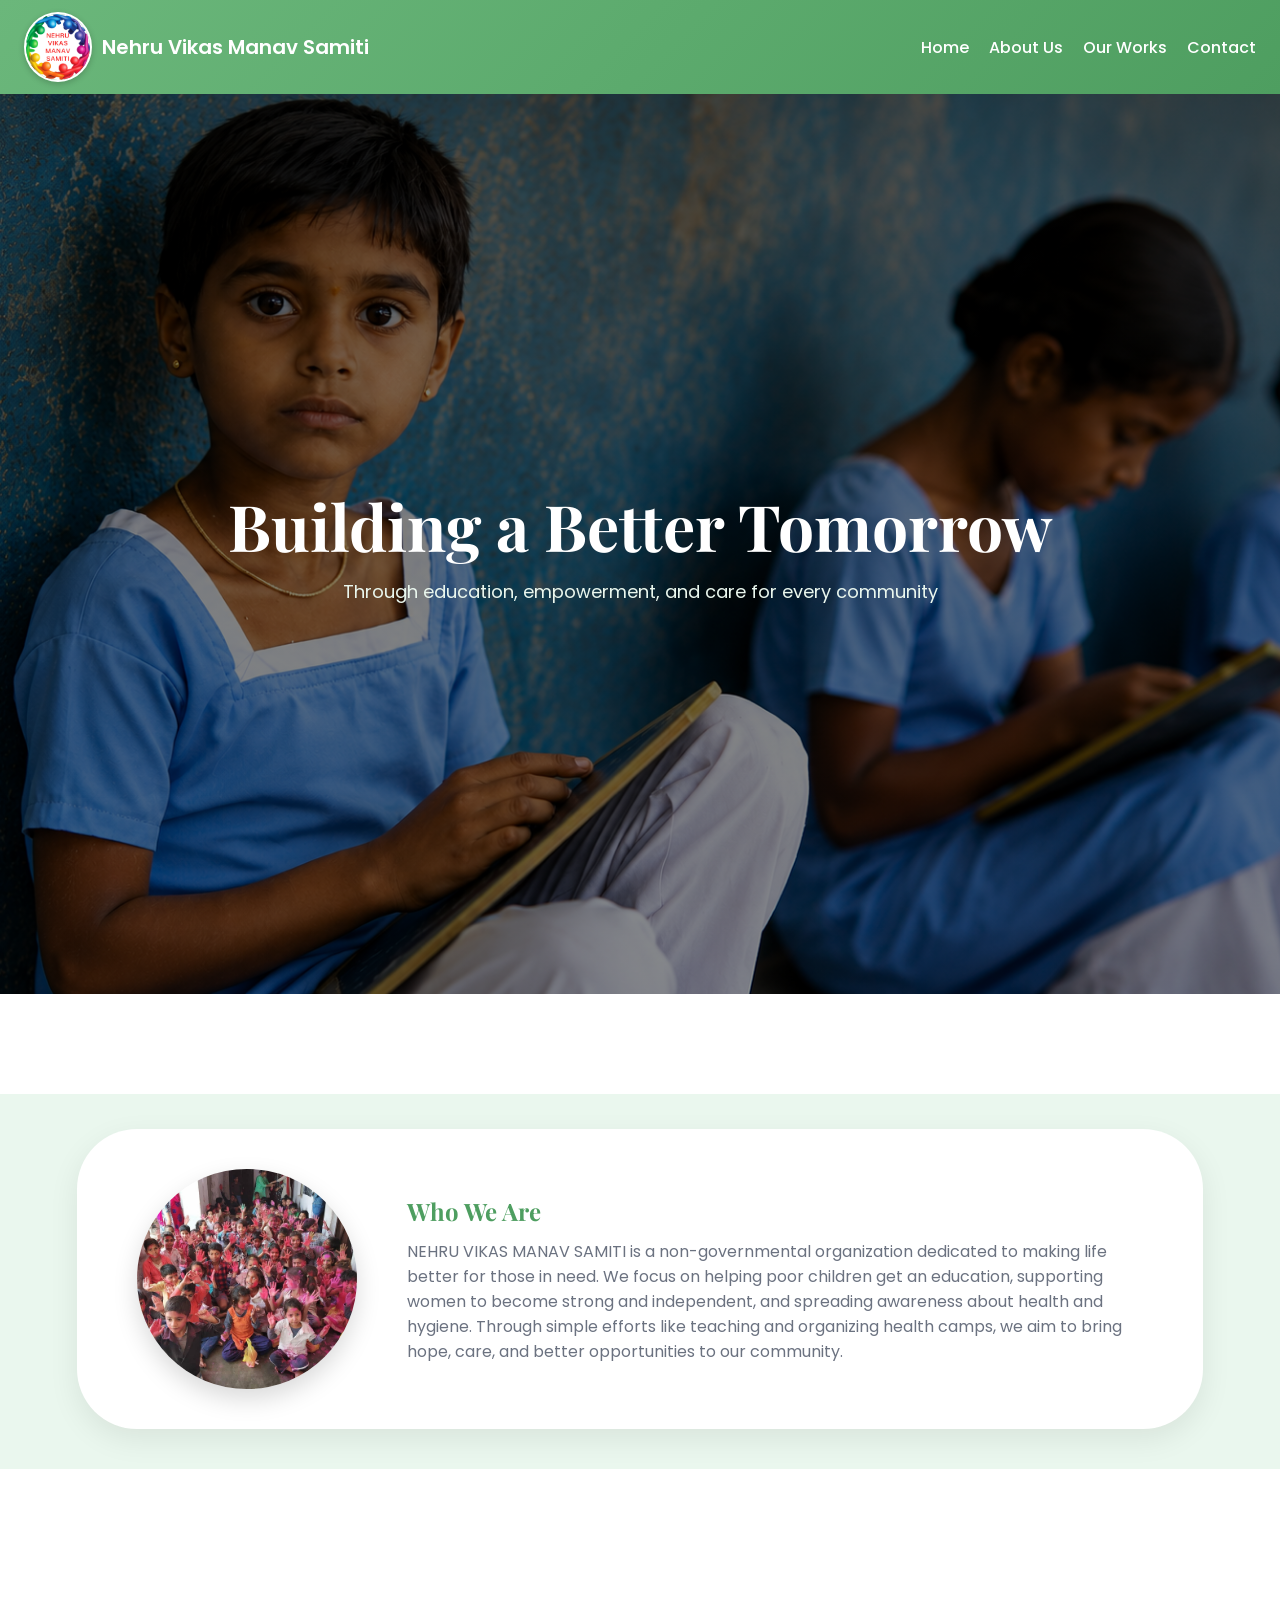
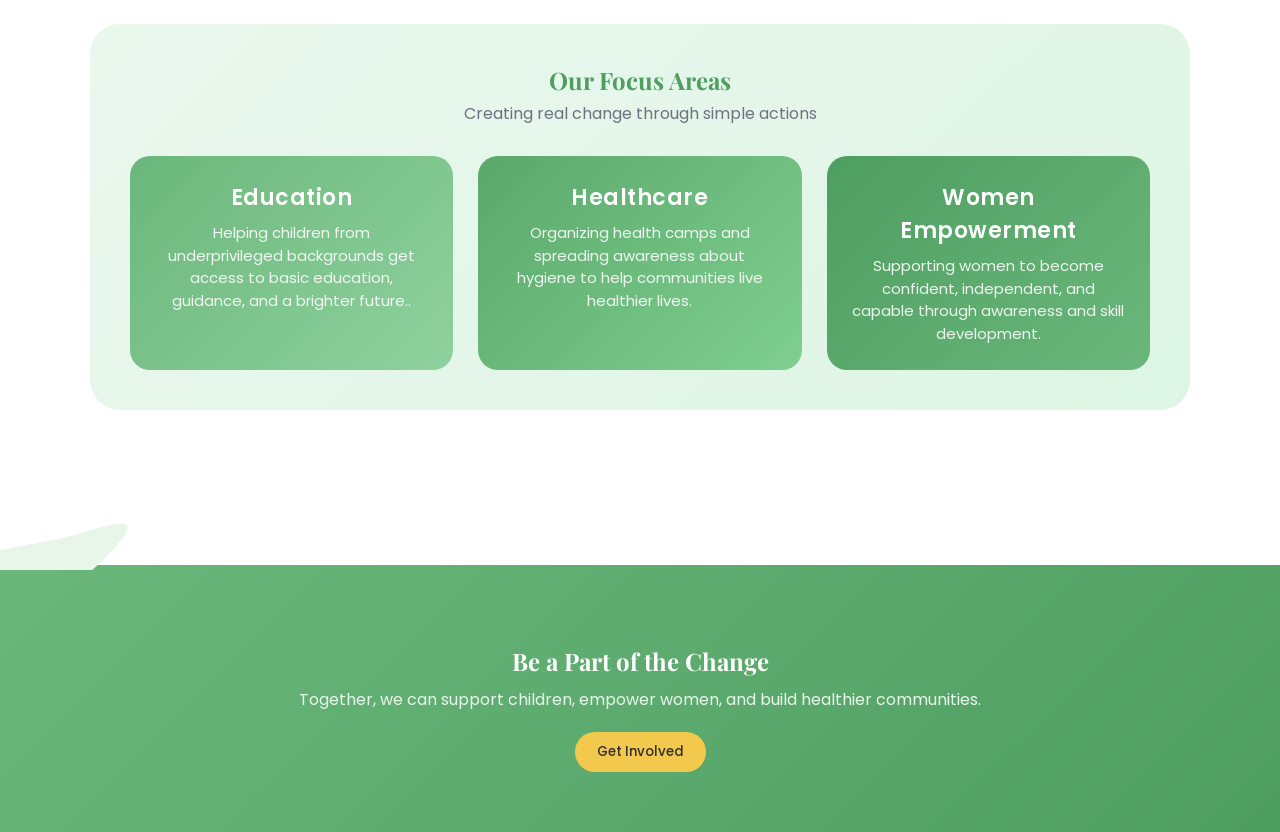
<file: index.html>
<!DOCTYPE html>
<html lang="en">
<head>
<meta charset="UTF-8">
<meta name="viewport" content="width=device-width, initial-scale=1.0">
<title>Home</title>

<!-- 🌿 Fonts -->
<link href="https://fonts.googleapis.com/css2?family=Poppins:wght@300;400;500;600&family=Playfair+Display:wght@600;700&display=swap" rel="stylesheet">
<link rel="stylesheet" href="nav.css"/>
<link rel="stylesheet" href="index.css">
</head>

<body>


    
  <!-- Navbar -->
  <nav class="navbar">
    <div class="logo">
      <img src="logo.png" alt="NGO Logo" class="ngo-logo">
      <span>Nehru Vikas Manav Samiti</span>
    </div>

    <div class="nav-links" id="navLinks">
       <a href="index.html">Home</a>
      <a href="About.html">About Us</a>
      <a href="OurWorks.html">Our Works</a>
      <a href="Contact.html">Contact</a>
    </div>

    <div class="menu-toggle" id="menuToggle">
      <div class="bar"></div>
      <div class="bar"></div>
      <div class="bar"></div>
    </div>
  </nav>
    
<!-- ================= HERO ================= -->
 <!-- HERO -->
<section class="hero-new">
  <div class="hero-overlay">
    <h1>Building a Better Tomorrow</h1>
    <p>Through education, empowerment, and care for every community</p>
  </div>
</section>



<!-- 🌊 WAVE -->
<div class="wave">
  <svg viewBox="0 0 1440 200" preserveAspectRatio="none">
    <path fill="#ffffff"
      d="M0,96L60,112C120,128,240,160,360,165C480,171,600,149,720,128C840,107,960,85,1080,90C1200,96,1320,128,1440,160V200H0Z">
    </path>
  </svg>
</div>

<!-- ================= ABOUT ================= -->
<section class="about">

  <div class="about-box">

    <div class="about-img"></div>

    <div class="about-text">
      <h2>Who We Are</h2>
      <p>
        NEHRU VIKAS MANAV SAMITI is a non-governmental organization dedicated to making life better for those in need. We focus on helping poor children 
        get an education, supporting women to become strong and independent, and spreading awareness about health and hygiene.
         Through simple efforts like teaching and organizing health camps, we aim to bring hope, care, and better opportunities to our community.
      </p>
    </div>

  </div>

</section>

<!-- 🌊 WAVE BEFORE FOCUS -->
<div class="wave">
  <svg viewBox="0 0 1440 200" preserveAspectRatio="none">
    <path fill="#ffffff"
      d="M0,160L60,140C120,120,240,80,360,70C480,60,600,80,720,100C840,120,960,140,1080,130C1200,120,1320,80,1440,60V200H0Z">
    </path>
  </svg>
</div>

<!-- ================= FOCUS ================= -->
<section class="focus">

  <div class="focus-box">

    <h2>Our Focus Areas</h2>
    <p class="sub">Creating real change through simple actions</p>

    <div class="focus-grid">

      <div class="focus-card f1">
        <h3>Education</h3>
        <p>Helping children from underprivileged backgrounds get access to basic education, guidance, and a brighter future..</p>
      </div>

      <div class="focus-card f2">
        <h3>Healthcare</h3>
        <p>Organizing health camps and spreading awareness about hygiene to help communities live healthier lives.</p>
      </div>

      <div class="focus-card f3">
        <h3>Women Empowerment</h3>
        <p>Supporting women to become confident, independent, and capable through awareness and skill development.</p>
      </div>

    </div>

  </div>

</section>

<!-- 🌊 WAVE BEFORE CTA -->
<div class="wave footer-wave">
  <svg viewBox="0 0 1440 200" preserveAspectRatio="none">
    <path fill="#e8f5e9"
      d="M0,160L60,140C120,120,240,8 0,360,70C480,60,600,80,720,100C840,120,960,140,1080,130C1200,120,1320,80,1440,60V200H0Z">
    </path>
  </svg>
</div>

<!-- ================= CTA ================= -->
<section class="cta">
  <h2>Be a Part of the Change</h2>
  <p>Together, we can support children, empower women, and build healthier communities.</p>
  <a href="Contact.html">
    <button class="btn-primary">Get Involved</button>
  </a>
</section>

 <script src="nav.js"></script>
</body>
</html>
</file>
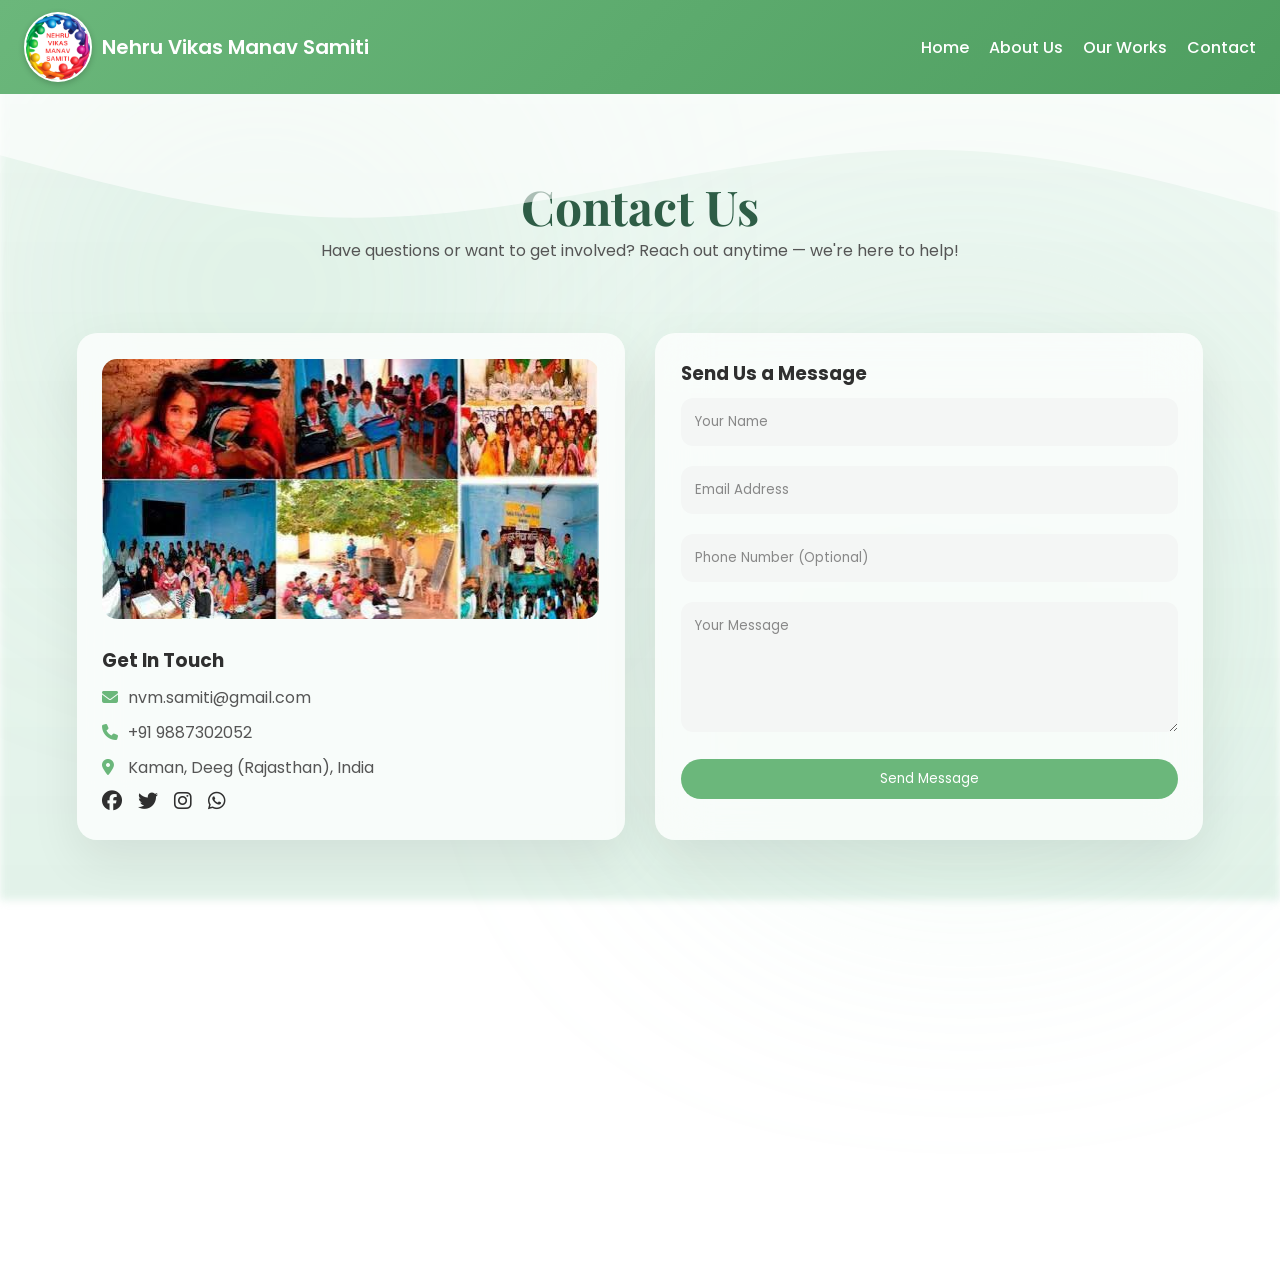
<file: Contact.html>
<!DOCTYPE html>
<html lang="en">
<head>
<meta charset="UTF-8">
<meta name="viewport" content="width=device-width, initial-scale=1.0">
<title>Contact Us</title>

<link rel="stylesheet" href="Contact.css">
<link href="https://fonts.googleapis.com/css2?family=Poppins:wght@300;400;500;600&family=Playfair+Display:wght@600;700&display=swap" rel="stylesheet">
<link rel="stylesheet" href="nav.css"/>
<!-- Icons -->
<link href="https://cdnjs.cloudflare.com/ajax/libs/font-awesome/6.5.0/css/all.min.css" rel="stylesheet">
</head>

<body>

<!-- 🌿 Background Image -->
<div class="bg-image"></div>

<!-- 🌿 Blobs -->
<div class="bg-blobs">
  <span class="blob b1"></span>
  <span class="blob b2"></span>
</div>

 <!-- Navbar -->
  <nav class="navbar">
    <div class="logo">
      <img src="logo.png" alt="NGO Logo" class="ngo-logo">
      <span>Nehru Vikas Manav Samiti</span>
    </div>

    <div class="nav-links" id="navLinks">
      <a href="index.html">Home</a>
      <a href="About.html">About Us</a>
      <a href="OurWorks.html">Our Works</a>
      <a href="Contact.html">Contact</a>
    </div>

    <div class="menu-toggle" id="menuToggle">
      <div class="bar"></div>
      <div class="bar"></div>
      <div class="bar"></div>
    </div>
  </nav>


  <div class="page-content">

<!-- Wave -->
<div class="wave">
<svg viewBox="0 0 1440 250">
  <path fill="#ffffff" fill-opacity="0.6"
    d="M0,96L60,112C120,128,240,160,360,165.3C480,171,600,149,720,128C840,107,960,85,1080,90.7C1200,96,1320,128,1380,144L1440,160V0H0Z">
  </path>
</svg>
</div>

<!-- Hero -->
<section class="hero">
  <h1>Contact Us</h1>
  <p>Have questions or want to get involved? Reach out anytime — we're here to help!</p>
</section>

<!-- Contact -->
<section class="contact">

  <!-- LEFT -->
  <div class="card left">
    <img src="contact.jpeg">

    <h3>Get In Touch</h3>

    <div class="info">
      <p><i class="fa-solid fa-envelope"></i>nvm.samiti@gmail.com</p>
      <p><i class="fa-solid fa-phone"></i>+91 9887302052</p>
      <p><i class="fa-solid fa-location-dot"></i> Kaman, Deeg (Rajasthan), India</p>
    </div>

    <div class="social">
  <a href="https://facebook.com/yourpage" target="_blank">
    <i class="fa-brands fa-facebook"></i>
  </a>

  <a href="https://twitter.com/yourhandle" target="_blank">
    <i class="fa-brands fa-twitter"></i>
  </a>

  <a href="https://www.instagram.com/nehruvikas/" target="_blank">
    <i class="fa-brands fa-instagram"></i>
  </a>

  <a href="https://wa.me/9887302052" target="_blank">
    <i class="fa-brands fa-whatsapp"></i>
  </a>
</div>
  </div>

  <!-- RIGHT -->
  <div class="card right">
   <form action="https://api.web3forms.com/submit" method="POST">
    <h3>Send Us a Message</h3>

     <input type="hidden" name="access_key" value="5309e657-990a-474f-adc1-196361db9de3">
    <input type="text" name="name" placeholder="Your Name">
    <input type="email" name="email" placeholder="Email Address">
    <input type="text" name="contact number" placeholder="Phone Number (Optional)">
    <textarea name="message" placeholder="Your Message"></textarea>

    <button class="btn full">Send Message</button>
  </form>
  </div>

</section>

<!-- Map -->
<section class="map">
  <iframe src="https://www.google.com/maps/embed?pb=!1m18!1m12!1m3!1d1946.3172015204302!2d77.26864445740378!3d27.648289723804847!2m3!1f0!2f0!3f0!3m2!1i1024!2i768!4f13.1!3m3!1m2!1s0x39731ec459de204b%3A0xf34f3869234db257!2sNehru%20Vikas%20Manav%20Samiti%20(Registered%20NGO)!5e1!3m2!1sen!2sin!4v1776515978906!5m2!1sen!2sin" width="600" height="450" style="border:0;" allowfullscreen="" loading="lazy" referrerpolicy="no-referrer-when-downgrade"></iframe>
</section>

<script src="nav.js"></script>
</body>
</html>
</file>
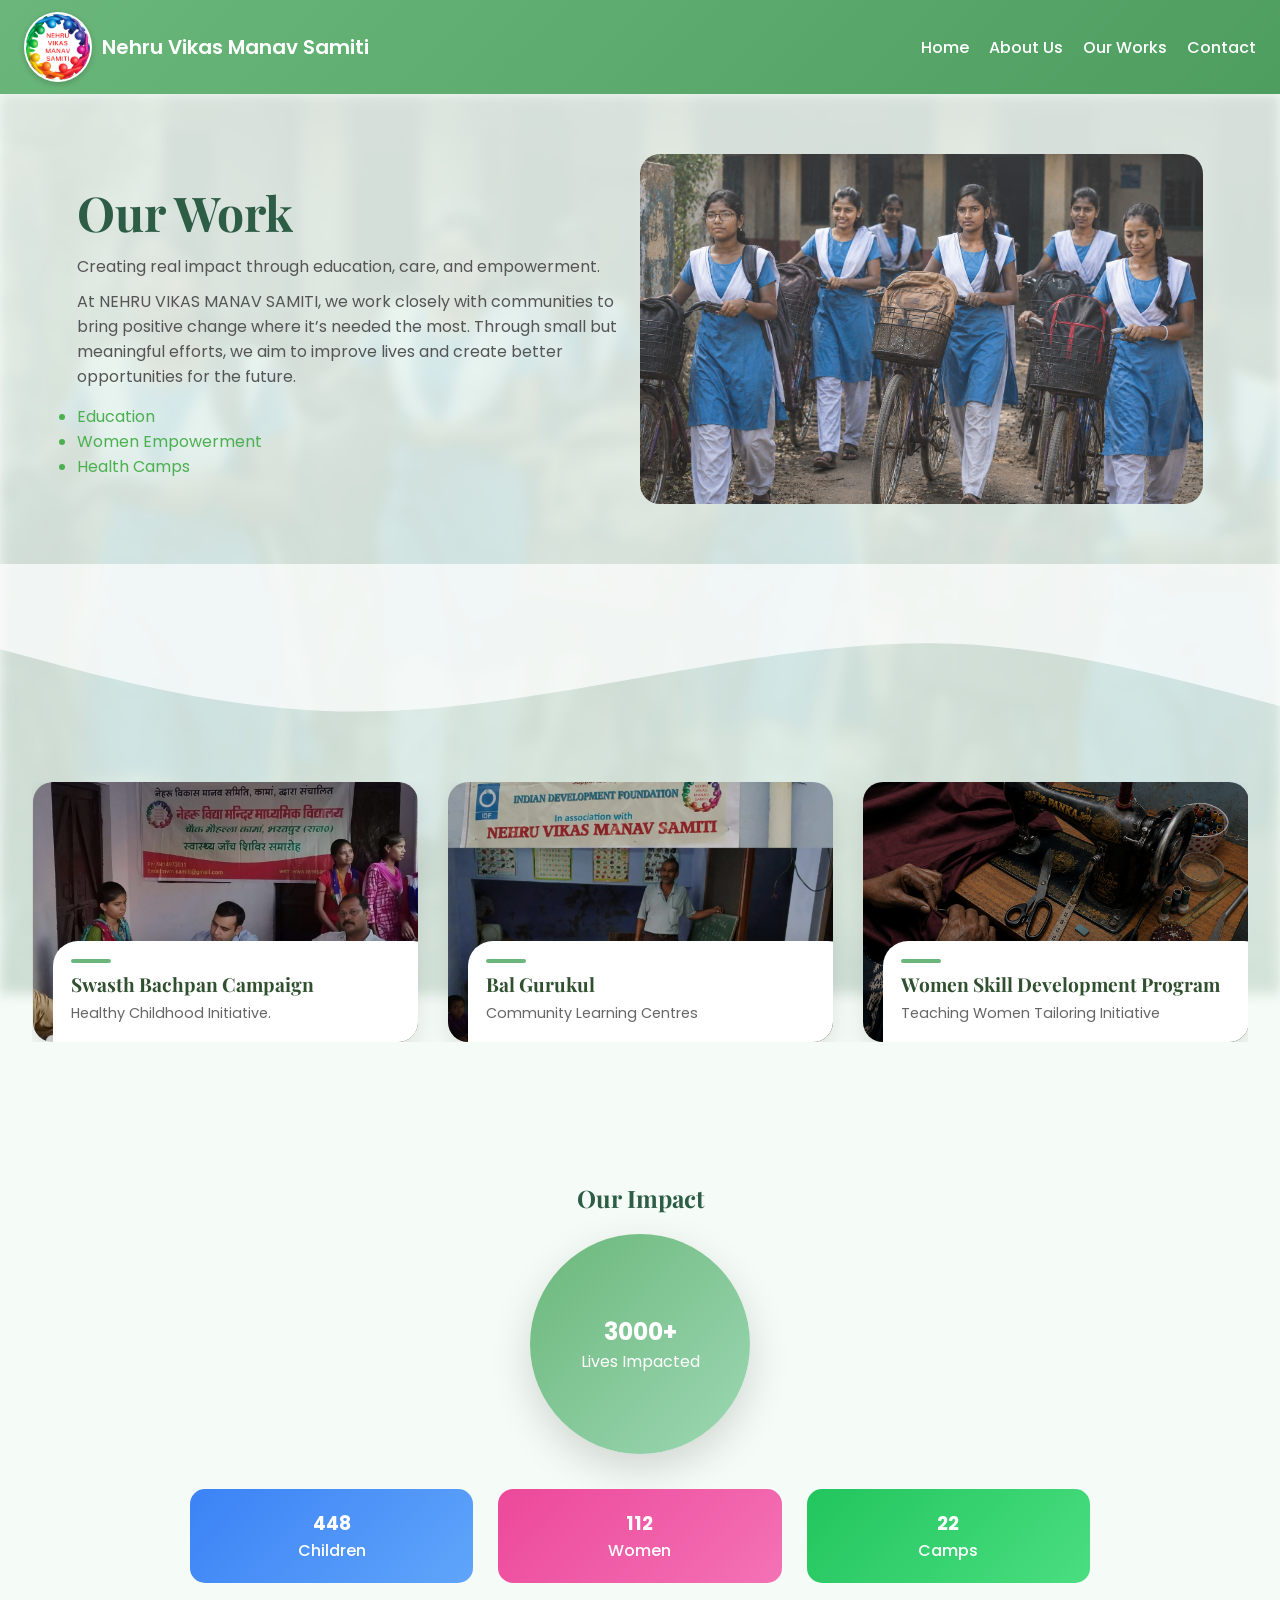
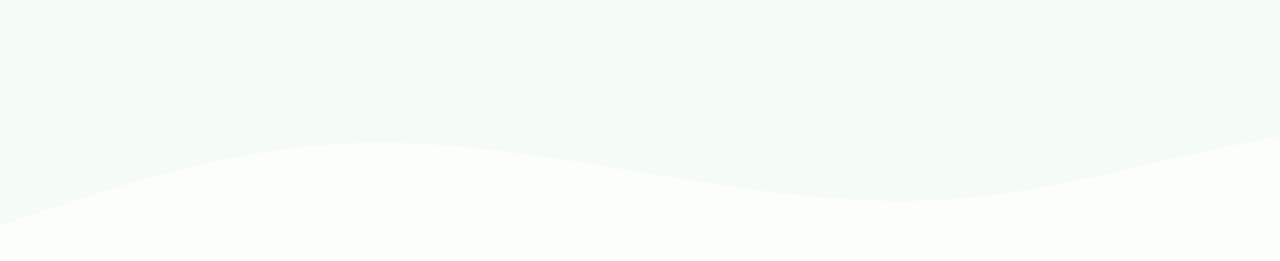
<file: OurWorks.html>
<!DOCTYPE html>
<html lang="en">
<head>
<meta charset="UTF-8">
<meta name="viewport" content="width=device-width, initial-scale=1.0">
<title>Our Work</title>

<link rel="stylesheet" href="OurWorks.css">
<link href="https://fonts.googleapis.com/css2?family=Poppins:wght@300;400;500;600&family=Playfair+Display:wght@600;700&display=swap" rel="stylesheet">
<link rel="stylesheet" href="nav.css">
<link rel="stylesheet" href="card.css"/>
<link href="https://fonts.googleapis.com/css2?family=Poppins:wght@300;400;500;600&family=Playfair+Display:wght@600;700&display=swap" rel="stylesheet"></link>
</head>

<body>


  <!-- Navbar -->
  <nav class="navbar">
    <div class="logo">
      <img src="logo.png" alt="NGO Logo" class="ngo-logo">
      <span>Nehru Vikas Manav Samiti</span>
    </div>

    <div class="nav-links" id="navLinks">
     <a href="index.html">Home</a>
      <a href="About.html">About Us</a>
      <a href="OurWorks.html">Our Works</a>
      <a href="Contact.html">Contact</a>
    </div>

    <div class="menu-toggle" id="menuToggle">
      <div class="bar"></div>
      <div class="bar"></div>
      <div class="bar"></div>
    </div>
  </nav>



<!-- 🌿 Background -->
<div class="bg-image"></div>

<!-- HERO -->
<section class="hero">

  <div class="hero-left">
    <h1>Our Work</h1>
    <p class="sub">Creating real impact through education, care, and empowerment.</p>

    <p class="desc">
     At NEHRU VIKAS MANAV SAMITI, we work closely with communities to bring positive
     change where it’s needed the most. Through small but meaningful efforts, we aim
     to improve lives and create better opportunities for the future.</p>

    <ul>
      <li>Education </li>   <li>Women Empowerment  </li><li>Health Camps</li>
      
    </ul>
  </div>

  <div class="hero-right"></div>

</section>

<!-- 🌊 TOP CURVE -->
<div class="wave-top">
<svg viewBox="0 0 1440 200">
  <path fill="#ffffff" fill-opacity="0.7"
    d="M0,96L60,112C120,128,240,160,360,165C480,171,600,149,720,128C840,107,960,85,1080,90C1200,96,1320,128,1440,160V0H0Z">
  </path>
</svg>
</div>

<!-- CARDS -->

<div class="carousel">
  <div class="track">


<!-- 1 HEALTH -->
    <div class="card"
         data-img="healthIn.jpg"
         data-title="Swasth Bachpan Campaign"
         data-desc="Education is the most powerful tool for transforming lives. With this vision, Nehru Vikas Manav Samiti launched the Gurukul Education Initiative in 2018 to provide quality education and academic support to children from economically weaker sections of society. Through this initiative, we established four Gurukul learning centers, each nurturing around 30 students in a safe, supportive, and inspiring environment.

The Gurukul centers focused on strengthening foundational education, improving literacy and numeracy skills, encouraging discipline, and building confidence among young learners. Beyond academics, students were guided through value-based learning, personality development, and activities that promoted creativity and overall growth.

From 2018 to 2022, the initiative positively impacted the lives of over 120 children, helping them continue their education with confidence and preparing them for a brighter future. The Gurukul Education Initiative remains a testament to our commitment to ensuring that every child has access to learning, opportunity, and hope, regardless of their background.">
      <div class="card-bg" style="background-image:url('health.jpg')"></div>
      <div class="card-info">
        <h3>Swasth Bachpan Campaign</h3>
        <p>Healthy Childhood Initiative. </p>
      </div>
    </div>


  <!-- 2 GURUKUL-->
    <div class="card"
         data-img="gurukulIn.jpg" 
         data-title="BAL GURUKUL"
         data-desc="At Nehru Vikas Manav Samiti, we believe that every child deserves access to education, regardless of their circumstances. Many children are unable to attend school due to financial hardships, family responsibilities, or because they find it difficult to adapt to the traditional schooling system. To ensure that these children are not left behind, we launched the Gurukul Education Initiative in 2018.

To reach children across a wider area, we established four Gurukul learning centers at different locations. Each center provided free foundational education in a safe, supportive, and encouraging environment, benefiting approximately 30–35 children. Together, these four Gurukuls reached over 150 children every year, helping them build a strong foundation in reading, writing, mathematics, and essential life skills.

Beyond academics, the initiative focused on inspiring children to understand the true value of education. Through regular mentoring, interactive learning activities, and personal guidance, we encouraged them to continue their studies and helped them realize how education can transform their lives, unlock new opportunities, and empower them to achieve their dreams.

The Gurukul Education Initiative was successfully conducted from 2018 to 2022, during which it served as a bridge to education for hundreds of children. By providing free learning opportunities and continuous motivation, the program encouraged many young learners to pursue formal education with greater confidence and hope for a brighter future.">
      <div class="card-bg" style="background-image:url('gurukulOut.jpeg')"></div>
      <div class="card-info">
        <h3>Bal Gurukul</h3>
        <p>Community Learning Centres</p>
      </div>
    </div>


<!-- 3 Women Skill Development Program -->
    <div class="card"
         data-img="womenIn.jpg"
         data-title="Women Skill Development Program"
         data-desc="From 2010 to 2018, NEHRU VIKAS MANAV SAMITI organized a Women's Skill Development Program to help women gain practical stitching and tailoring skills, enabling them to become financially independent. Every year, we conducted free training batches for around 30 to 50 women, ensuring that those from economically weaker backgrounds had the opportunity to learn without any financial burden.

The program focused on hands-on training, guiding participants from basic stitching techniques to creating garments with confidence. Along with learning a valuable skill, the women developed self-confidence, a sense of independence, and the ability to contribute to their family's income through home-based tailoring and self-employment.

Over the course of eight years, more than 250 women benefited from this initiative. For many, the training became more than just a learning opportunity—it was the beginning of a journey toward self-reliance, dignity, and a brighter future. Through this program, we aimed to empower women with skills that could create lasting change for themselves, their families, and their communities..">
      <div class="card-bg" style="background-image:url('women.jpg')"></div>
      <div class="card-info">
        <h3>Women Skill Development Program</h3>
        <p>Teaching Women Tailoring Initiative</p>
      </div>
    </div>


    <!-- 4 Child Education Program -->
    <div class="card"
         data-img="eduIn.jpeg"
         data-title="Child Education Program"
         data-desc="Since 1981, NEHRU VIKAS MANAV SAMITI has been committed to ensuring that no child is denied an education because of financial hardship. Through our Free Education Support Program, we provide quality education to children from economically weaker families at our NGO-supported school, Nehru Vidya Mandir Senior Secondary School, which is affiliated with the Rajasthan Board of Secondary Education (RBSE).

Our support goes beyond classroom learning. Every child receives essential educational resources, including school uniforms, books, stationery, school bags, and other basic necessities, completely free of cost. By removing financial barriers, we help children continue their education with confidence and dignity.

For more than four decades, this initiative has been creating opportunities for children to learn, grow, and build a brighter future. Today, as you visit our website, hundreds of students are studying in our school, preparing for a better tomorrow with the support of dedicated teachers and a caring learning environment. We believe that every child deserves the chance to dream, learn, and succeed, regardless of their background, and we remain committed to turning those dreams into reality.">
      <div class="card-bg" style="background-image:url('edu.jpeg')"></div>
      <div class="card-info">
        <h3>Child Education Program</h3>
        <p>Empowering Children Through Learning</p>
      </div>
    </div>

  </div>
</div>

<!-- MODAL -->
<div class="modal">
  <div class="modal-content">
    <div class="modal-overlay">
      <h2 id="modal-title"></h2>
      <p id="modal-desc"></p>
    </div>
  </div>
</div>

<!-- IMPACT -->
<section class="impact">

  <h2>Our Impact</h2>

  <div class="impact-circle">
    <h1>3000+</h1>
    <p>Lives Impacted</p>
  </div>

  <div class="impact-boxes">
  <div class="box b1"><h3 id="c1">0</h3><p>Children</p></div>
  <div class="box b2"><h3 id="c2">0</h3><p>Women</p></div>
  <div class="box b3"><h3 id="c3">0</h3><p>Camps</p></div>
</div>

</section>

<!-- 🌊 BOTTOM CURVE -->
<div class="wave-bottom">
<svg viewBox="0 0 1440 200">
  <path fill="#ffffff" fill-opacity="0.7"
    d="M0,160L60,140C120,120,240,80,360,70C480,60,600,80,720,100C840,120,960,140,1080,130C1200,120,1320,80,1440,60V200H0Z">
  </path>
</svg>
</div>

<!-- ================= CTA ================= -->
<!-- <section class="cta">
  <h2>Be a Part of the Change</h2>
  <p>Together, we can support children, empower women, and build healthier communities.</p>
  <a href="Contact.html">
    <button class="btn-primary">Get Involved</button>
  </a>
</section> -->
<!-- JS -->

<script src="script.js"></script>
<script src="nav.js"></script>
</body>
</html>
</file>
<file: nav.css>
/* Reset */
* {
  margin: 0;
  padding: 0;
  box-sizing: border-box;
}

/* 🌿 Global Font */
body {
  font-family: 'Poppins', sans-serif;
}

/* Navbar */
.navbar {
  display: flex;
  justify-content: space-between;
  align-items: center;
  padding: 12px 24px;

  /* 🌿 Green Theme */
  background: linear-gradient(135deg, #6BB77B, #4E9E60);

  color: #ffffff;
  position: sticky;
  top: 0;
  z-index: 1000;
}

/* Logo */
.logo {
  display: flex;
  align-items: center;
}

.ngo-logo {
  height: 70px;
  width: auto;
  border-radius: 50%;
  object-fit: cover;
  margin-right: 10px;
  border: 2px solid #ffffff;
  box-shadow: 0 2px 6px rgba(0,0,0,0.2);
}

.logo span {
  font-size: 20px;
  font-weight: 600;
  font-family: 'Poppins', sans-serif;
  color: #ffffff;
  white-space: nowrap;
}

/* Nav Links */
.nav-links {
  display: flex;
  gap: 20px;
}

.nav-links a {
  color: #ffffff;
  text-decoration: none;
  font-size: 16px;
  font-weight: 500;
  position: relative;
  transition: 0.3s;
}

/* 🌿 Clean Hover Effect */
.nav-links a::after {
  content: "";
  position: absolute;
  width: 0%;
  height: 2px;
  bottom: -4px;
  left: 0;
  background-color: #EAF7EE;
  transition: 0.3s;
}

.nav-links a:hover::after {
  width: 100%;
}

.nav-links a:hover {
  color: #EAF7EE;
}

/* Hamburger */
.menu-toggle {
  display: none;
  flex-direction: column;
  cursor: pointer;
  gap: 5px;
}

.menu-toggle .bar {
  width: 25px;
  height: 3px;
  background-color: #ffffff;
}

/* Mobile */
@media (max-width: 768px) {
  .logo span {
    font-size: 16px;
    white-space: normal;
  }

  .ngo-logo {
    height: 40px;
    width: 40px;
  }

  .menu-toggle {
    display: flex;
  }

  .nav-links {
    position: absolute;
    top: 60px;
    right: 0;

    /* 🌿 Same Green Theme */
    background: linear-gradient(135deg, #6BB77B, #4E9E60);

    flex-direction: column;
    width: 100%;
    text-align: center;
    padding: 20px 0;
    display: none;
  }

  .nav-links a {
    padding: 10px 0;
  }

  .nav-links.active {
    display: flex;
  }
}
</file>
<file: index.css>
/* RESET */
* {
  margin: 0;
  padding: 0;
  box-sizing: border-box;
  font-family: 'Poppins', sans-serif;
}

body {
  overflow-x: hidden;
  color: #2F2F2F;
}

/* ================= HERO ================= */

.hero-new {
  height: 100vh;
  width: 100%;
  background:
    linear-gradient(rgba(0,0,0,0.55), rgba(0,0,0,0.45)),
    url("home.png");
  background-size: cover;
background-position: center;

  display: flex;
  justify-content: center;
  align-items: center;
  text-align: center;
  padding: 0 20px;
}

.hero-overlay h1 {
  color: white;
  font-size: clamp(32px, 6vw, 64px);
  font-weight: 700;
  font-family: 'Playfair Display', serif;
}

.hero-overlay p {
  color: #EAF7EE;
  margin-top: 10px;
  font-size: clamp(14px, 2vw, 18px);
}


/* ================= WAVE ================= */

.wave svg {
  width: 100%;
  height: 100px;
  display: block;
  margin-bottom: -5px;
}

.footer-wave {
  margin-top: 0;
}

/* ================= ABOUT ================= */

.about {
  padding: 40px 6vw;
  display: flex;
  justify-content: center;
  background: #EAF7EE;
}

.about-box {
  display: flex;
  align-items: center;
  gap: 50px;

  background: #ffffff;
  padding: 40px 60px;

  border-radius: 60px;
  box-shadow: 0 10px 30px rgba(0,0,0,0.08);

  max-width: 1200px;
  width: 100%;
}


.about-img {
  width: 220px;
  height: 220px; /* 🔥 same width & height = perfect circle */

  border-radius: 50%; /* 🔥 makes it round */
  
  box-shadow: 0 10px 25px rgba(0,0,0,0.15); 
  
  background: url("home-about.jpeg");
  background-size: cover;
  background-position: center;

  flex-shrink: 0; /* 🔥 prevents resizing */
}
.about-text h2 {
  color: #4E9E60;
  margin-bottom: 12px;
  font-family: 'Playfair Display', serif;
}

.about-text p {
  color: #6B7280;
}

/* ================= FOCUS ================= */

.focus {
  padding: 60px 6vw 60px;
  display: flex;
  justify-content: center;
}

.focus-box {
  width: 100%;
  max-width: 1100px;
  background: linear-gradient(135deg, #EAF7EE, #DDF5E4);
  padding: 40px;
  border-radius: 30px;
  text-align: center;
}

.focus-box h2 {
  color: #4E9E60;
  font-family: 'Playfair Display', serif;
}

.sub {
  margin-top: 5px;
  color: #6B7280;
}

.focus-grid {
  display: flex;
  gap: 25px;
  margin-top: 30px;
}

.focus-card {
  flex: 1;
  padding: 25px;
  border-radius: 20px;
  color: white;
  transition: 0.3s;
}

/* 🌿 Balanced NGO colors */
.f1 { background: linear-gradient(135deg, #6BB77B, #8FD19E); }
.f2 { background: linear-gradient(135deg, #4E9E60, #6BB77B); }
.f3 { background: linear-gradient(135deg, #8FD19E, #6BB77B); }

.focus-card:hover {
  transform: translateY(-8px);
}

/* ================= CTA ================= */

.cta {
  text-align: center;
  padding: 80px 20px 60px;
  background: linear-gradient(135deg, #6BB77B, #4E9E60);
}

.cta h2 {
  color: white;
  margin-bottom: 10px;
  font-family: 'Playfair Display', serif;
}

.cta p {
  color: #EAF7EE;
  margin-bottom: 20px;
}

/* ================= BUTTON ================= */

.btn-primary {
  background: #F2C94C;
  color: #2F2F2F;
  border: none;
  padding: 10px 22px;
  border-radius: 25px;
  cursor: pointer;
  font-weight: 500;
  transition: 0.3s;
}

.btn-primary:hover {
  background: #e0b93f;
}

/* ================= RESPONSIVE ================= */

@media(max-width:900px){

  .hero {
    grid-template-columns: 1fr;
    text-align: center;
    height: auto;
    padding: 80px 20px;
  }

  .hero-right {
    margin-top: 30px;
  }

  .about-box {
    flex-direction: column;
    text-align: center;
    padding: 30px;
  }

  .about-img {
    width: 240px;
    height: 240px;
  }

  .focus-grid {
    flex-direction: column;
  }
}

.focus-card h3 {
  font-size: 22px;
  font-weight: 600;
  letter-spacing: 0.5px;
  margin-bottom: 8px;
}

.f1 { 
  background: linear-gradient(135deg, #6BB77B, #8FD19E);
}

.f2 { 
  background: linear-gradient(135deg, #5AA96B, #7FCF91);
}

.f3 { 
  background: linear-gradient(135deg, #4E9E60, #6BB77B);
}

.focus-card p {
  font-size: 15px;
  opacity: 0.9;
  line-height: 1.5;
}
</file>
<file: Contact.css>
/* RESET */
* {
  margin: 0;
  padding: 0;
  box-sizing: border-box;
  font-family: 'Poppins', sans-serif; /* ✅ changed */
}

body {
  overflow-x: hidden;
  color: #2f2f2f; /* ✅ added */
}

/* NAVBAR TEXT */
.navbar nav a {
  color: #2f2f2f;
  font-family: 'Poppins', sans-serif;
}

/* HERO */
.hero h1 {
  font-family: 'Playfair Display', serif; /* ✅ */
  color: #2e5d46;
}

.hero p {
  color: #555;
}

/* BUTTON */
.btn {
  font-family: 'Poppins', sans-serif;
}

/* CONTACT INFO TEXT */
.info p {
  color: #555;
}

.social i {
  color: #2f2f2f;
}

/* FORM TEXT */
.right input,
.right textarea {
  font-family: 'Poppins', sans-serif;
  color: #2f2f2f;
}

.right input::placeholder,
.right textarea::placeholder {
  color: #888;
}

/* MAP SECTION (if heading exists) */
.map h2 {
  font-family: 'Playfair Display', serif;
  color: #2e5d46;
}



/* 🌿 BACKGROUND IMAGE */
.bg-image {
  position: fixed;
  width: 100%;
  height: 100%;
  top: 0;
  left: 0;

  background:
    linear-gradient(rgba(237,247,241,0.85), rgba(223,241,231,0.9)),
    url("https://images.unsplash.com/photo-1529156069898-49953e39b3ac");

  background-size: cover;
  background-position: center;
  filter: blur(4px); 
  z-index: -2;
}

/* BLOBS */
.bg-blobs {
  position: fixed;
  width: 100%;
  height: 100%;
  z-index: -1;
}

.blob {
  position: absolute;
  border-radius: 50%;
  filter: blur(140px);
  opacity: 0.25;
}

.b1 {
  width: 400px;
  height: 400px;
  background: #9dd8b4;
  top: 10%;
  left: 5%;
}

.b2 {
  width: 500px;
  height: 500px;
  background: #bfead3;
  bottom: 5%;
  right: 5%;
}

/* NAVBAR */
.navbar {
  display: flex;
  justify-content: space-between;
  padding: 20px 6vw;
  background: rgba(255,255,255,0.6);
  backdrop-filter: blur(12px);
}

.navbar nav a {
  margin: 0 15px;
  text-decoration: none;
  color: #333;
}

.btn {
  background: #6bb77b;
  color: #fff;
  padding: 10px 20px;
  border-radius: 30px;
  border: none;
  cursor: pointer;
}

/* WAVE */
.wave {
  position: absolute;
  top: 70px;
  width: 100%;
}

/* HERO */
.hero {
  text-align: center;
  padding: 80px 20px 30px;
}

.hero h1 {
  font-size: clamp(28px, 5vw, 48px);
}

.hero p {
  font-size: clamp(14px, 2vw, 16px);
  color: #555;
}

/* CONTACT */
.contact {
  display: grid;
  grid-template-columns: 1fr 1fr;
  gap: 30px;
  padding: 40px 6vw;
}

/* CARD */
.card {
  padding: clamp(18px, 2vw, 30px);
  border-radius: 20px;
  background: rgba(255,255,255,0.75);
  backdrop-filter: blur(25px);
  box-shadow: 0 20px 50px rgba(0,0,0,0.08);
}

/* LEFT */
.left img {
  width: 100%;
  border-radius: 15px;
  margin-bottom: 20px;
  max-height: 260px;
  object-fit: cover;
}

.info p {
  margin: 10px 0;
}

.info i {
  margin-right: 10px;
  color: #6bb77b;
}

.social i {
  margin-right: 12px;
  font-size: 20px;
  cursor: pointer;
}

/* FORM */
.right input,
.right textarea {
  width: 100%;
  padding: 14px;
  margin: 10px 0;
  border-radius: 12px;
  border: none;
  background: #f4f6f5;
}

.right textarea {
  height: 130px;
}

.right input:focus,
.right textarea:focus {
  outline: none;
  box-shadow: 0 0 0 2px #b7e4c7;
}

.full {
  width: 100%;
  margin-top: 10px;
}

/* MAP */
.map {
  padding: 40px 6vw;
}

.map iframe {
  width: 100%;
  height: clamp(220px, 30vw, 320px);
  border-radius: 20px;
  border: none;
}

/* 📱 TABLET */
@media (max-width: 1024px) {
  .contact {
    grid-template-columns: 1fr;
  }
}

/* 📱 MOBILE */
@media (max-width: 768px) {


  .contact {
    padding: 20px 5vw;
  }

  .map {
    padding: 20px 5vw;
  }

  .btn {
    width: 100%;
  }
}

/* 📱 SMALL MOBILE */
@media (max-width: 480px) {
  .hero h1 {
    font-size: 26px;
  }

  .hero p {
    font-size: 13px;
  }
}

.social a {
  text-decoration: none; /* 🔥 remove underline */
}
</file>
<file: OurWorks.css>
/* RESET */
* {
  margin: 0;
  padding: 0;
  box-sizing: border-box;
  font-family: 'Poppins', sans-serif;
}

body {
  overflow-x: hidden;
  color: #2f2f2f;
}

/* 🌿 BACKGROUND */
.bg-image {
  position: fixed;
  width: 100%;
  height: 100%;
  background:
    linear-gradient(rgba(237,247,241,0.9), rgba(223,241,231,0.9)),
    url("workHero.png");
  background-size: cover;
  background-position: center;
  filter: blur(6px);
  z-index: -2;
}

/* HERO */
.hero {
  display: grid;
  grid-template-columns: 1fr 1fr;
  padding: 60px 6vw;
  align-items: center;
}

.hero-left h1 {
  font-size: 48px;
  color: #2e5d46;
  font-family: 'Playfair Display', serif;
}

.hero-left p {
  margin-top: 10px;
  color: #555;
}

.hero-left ul {
  margin-top: 15px;
}

.hero-left li {
  color: #4caf50;
}

/* HERO IMAGE */
.hero-right {
  height: 350px;
  border-radius: 20px;
  background:
    linear-gradient(rgba(255,255,255,0.2), rgba(255,255,255,0.1)),
    url("workHero.png");
  background-size: cover;
  background-position: center;
}

/* 🌊 WAVES */
.wave-top svg,
.wave-bottom svg {
  width: 100%;
  display: block;
}

.wave-bottom {
  margin-bottom: -5px;
}

/* CARDS */
.cards {
  display: flex;
  gap: 30px;
  padding: 60px 6vw;
}

.card {
  flex: 1;
  background: rgba(255,255,255,0.85);
  padding: 20px;
  border-radius: 20px;
  backdrop-filter: blur(12px);
  box-shadow: 0 10px 30px rgba(0,0,0,0.08);
  transition: 0.3s;
}

.card:hover {
  transform: translateY(-8px);
}

.card img {
  width: 100%;
  border-radius: 15px;
  margin-bottom: 15px;
}

.card h3 {
  font-family: 'Playfair Display', serif;
  color: #2e5d46;
}

.card p {
  color: #555;
}

/* COLORS */
.blue { color: #3b82f6; }
.pink { color: #ec4899; }
.green { color: #22c55e; }

/* ================= IMPACT ================= */

.impact {
  text-align: center;
  padding: 100px 20px;
  position: relative;
  z-index: 2;
}

.impact h2 {
  font-family: 'Playfair Display', serif;
  color: #2e5d46;
}

/* MAIN CIRCLE */
.impact-circle {
  width: 220px;
  height: 220px;
  margin: 20px auto;
  border-radius: 50%;
  background: linear-gradient(135deg, #6bb77b, #9dd8b4);
  color: white;
  display: flex;
  flex-direction: column;
  justify-content: center;
  box-shadow: 0 15px 40px rgba(0,0,0,0.15);
  font-family: 'Playfair Display', serif;
}

/* GRID */
.impact-boxes {
  display: grid;
  grid-template-columns: repeat(3, minmax(220px, 1fr));
  gap: 25px;
  margin: 35px auto 0;
  max-width: 900px; /* keeps the 3 cards centered */
}

/* BOX BASE */
.box {
  padding: 20px;
  border-radius: 15px;
  color: white;
  transition: 0.3s;
  font-weight: 500;
  font-family: 'Poppins', sans-serif;
}

/* 🎨 COLORFUL BOXES */
.b1 { background: linear-gradient(135deg, #3b82f6, #60a5fa); }
.b2 { background: linear-gradient(135deg, #ec4899, #f472b6); }
.b3 { background: linear-gradient(135deg, #22c55e, #4ade80); }
.b4 { background: linear-gradient(135deg, #f97316, #fb923c); }

.box:hover {
  transform: translateY(-8px) scale(1.03);
  box-shadow: 0 10px 25px rgba(0,0,0,0.2);
}

/* ================= TESTIMONIAL ================= */

.testimonial {
  text-align: center;
  padding: 80px;
  margin-top: -5px;
  background: rgba(255,255,255,0.7);
  backdrop-filter: blur(10px);
  color: #555;
}

.testimonial h2 {
  font-family: 'Playfair Display', serif;
  color: #2e5d46;
}

 /* ================= CTA ================= */ */

.cta {
  text-align: center;
  padding: 80px 20px 60px;
  background: linear-gradient(135deg, #6BB77B, #4E9E60);
}

.cta h2 {
  color: white;
  margin-bottom: 10px;
  font-family: 'Playfair Display', serif;
}

.cta p {
  color: #EAF7EE;
  margin-bottom: 20px;
}

/* ================= BUTTON ================= */

.btn-primary {
  background: #F2C94C;
  color: #2F2F2F;
  border: none;
  padding: 10px 22px;
  border-radius: 25px;
  cursor: pointer;
  font-weight: 500;
  transition: 0.3s;
}

.btn-primary:hover {
  background: #e0b93f;
}

/* ================= RESPONSIVE ================= */

@media(max-width:900px){
  .hero {
    grid-template-columns: 1fr;
  }

  .cards {
    flex-direction: column;
  }

  .impact-boxes {
    grid-template-columns: 1fr 1fr;
  }
}

@media(max-width:500px){
  .impact-boxes {
    grid-template-columns: 1fr;
  }
}



/* ================= HERO MOBILE FIX ================= */

@media(max-width:900px){

  .hero {
    grid-template-columns: 1fr;
    padding: 80px 20px;
    text-align: center;
    position: relative;

    /* 🔥 FULL BACKGROUND IMAGE */
    background:
      linear-gradient(rgba(0,0,0,0.5), rgba(0,0,0,0.5)),
      url("https://images.unsplash.com/photo-1529156069898-49953e39b3ac");

    background-size: cover;
    background-position: center;
  }

  /* ❌ REMOVE SIDE IMAGE */
  .hero-right {
    display: none;
  }

  /* TEXT CENTER + WIDTH CONTROL */
  .hero-left {
    max-width: 500px;
    margin: auto;
  }

  /* TEXT COLOR FOR DARK BG */
  .hero-left h1 {
    color: #ffffff;
    font-size: 32px;
  }

  .hero-left p {
    color: #e5e7eb;
  }

  .hero-left li {
    color: #bbf7d0;
  }
}




/* Tablet */
@media (max-width: 900px) {
    .impact-boxes {
        grid-template-columns: repeat(2, 1fr);
    }
}

/* Mobile */
@media (max-width: 600px) {
    .impact-boxes {
        grid-template-columns: 1fr;
    }
}
</file>
<file: card.css>
:root {
  --primary: #6bb77b;
  --text-dark: #2f4f2f;
  --text-light: #666;
}

body {
  margin: 0;
  font-family: Arial;
  background: #f5fbf6;
}

/* ================= SLIDER ================= */
.carousel {
  width: 95%;
  margin: 40px auto;
  overflow: hidden;
}

.track {
  display: flex;
  gap: 30px;
  transition: transform 0.4s ease;
}

/* ================= CARD ================= */
.card {
  flex: 0 0 calc(33.33% - 20px);
  height: 260px;
  border-radius: 20px;
  overflow: hidden;
  position: relative;
  cursor: pointer;
  box-shadow: 0 10px 25px rgba(0,0,0,0.1);
  transition: 0.3s ease;
}

.card:hover {
  transform: translateY(-6px);
}

/* BACKGROUND IMAGE */
.card-bg {
  position: absolute;
  inset: 0;
  background-size: cover;
  background-position: center;
}

.card-bg::after {
  content: "";
  position: absolute;
  inset: 0;
  background: rgba(0,0,0,0.2);
}

/* CURVED CONTENT PANEL */
.card-info {
  position: absolute;
  bottom: 0;
  width: 100%;
  padding: 18px;
  background: #fff;
  border-radius: 25px 25px 0 0;
  box-shadow: 0 -5px 15px rgba(0,0,0,0.1);
}

/* ACCENT BAR */
.card-info::before {
  content: "";
  display: block;
  width: 40px;
  height: 4px;
  background: var(--primary);
  border-radius: 10px;
  margin-bottom: 8px;
}

/* TEXT */
.card-info h3 {
  margin: 0;
  font-size: 1.2rem;
  color: var(--text-dark);
}

.card-info p {
  margin-top: 6px;
  font-size: 0.9rem;
  color: var(--text-light);
}

/* ================= MODAL ================= */
.modal {
  position: fixed;
  inset: 0;
  display: none;
  background: rgba(0,0,0,0.7);
  justify-content: center;
  align-items: center;
  z-index: 999;
}

.modal-content {
  width: 800px;
  height: 500px;
  border-radius: 20px;
  background-size: cover;
  background-position: center;
  overflow: hidden;
  position: relative;
}

.modal-overlay {
  position: absolute;
  inset: 0;
  padding: 30px;
  color: white;
  background: rgba(0,0,0,0.6);
  overflow-y: auto;
}

.modal-overlay h2 {
  font-size: 2rem;
  margin-bottom: 15px;
}

.modal-overlay p {
  font-size: 1.1rem;
  line-height: 1.7;
}

/* ================= RESPONSIVE ================= */
@media (max-width: 1024px) {
  .card { flex: 0 0 calc(50% - 20px); }
  .modal-content { width: 90%; height: 70vh; }
}

@media (max-width: 600px) {
  .card { flex: 0 0 100%; }
  .modal-content { width: 95%; height: 75vh; }
}
</file>
